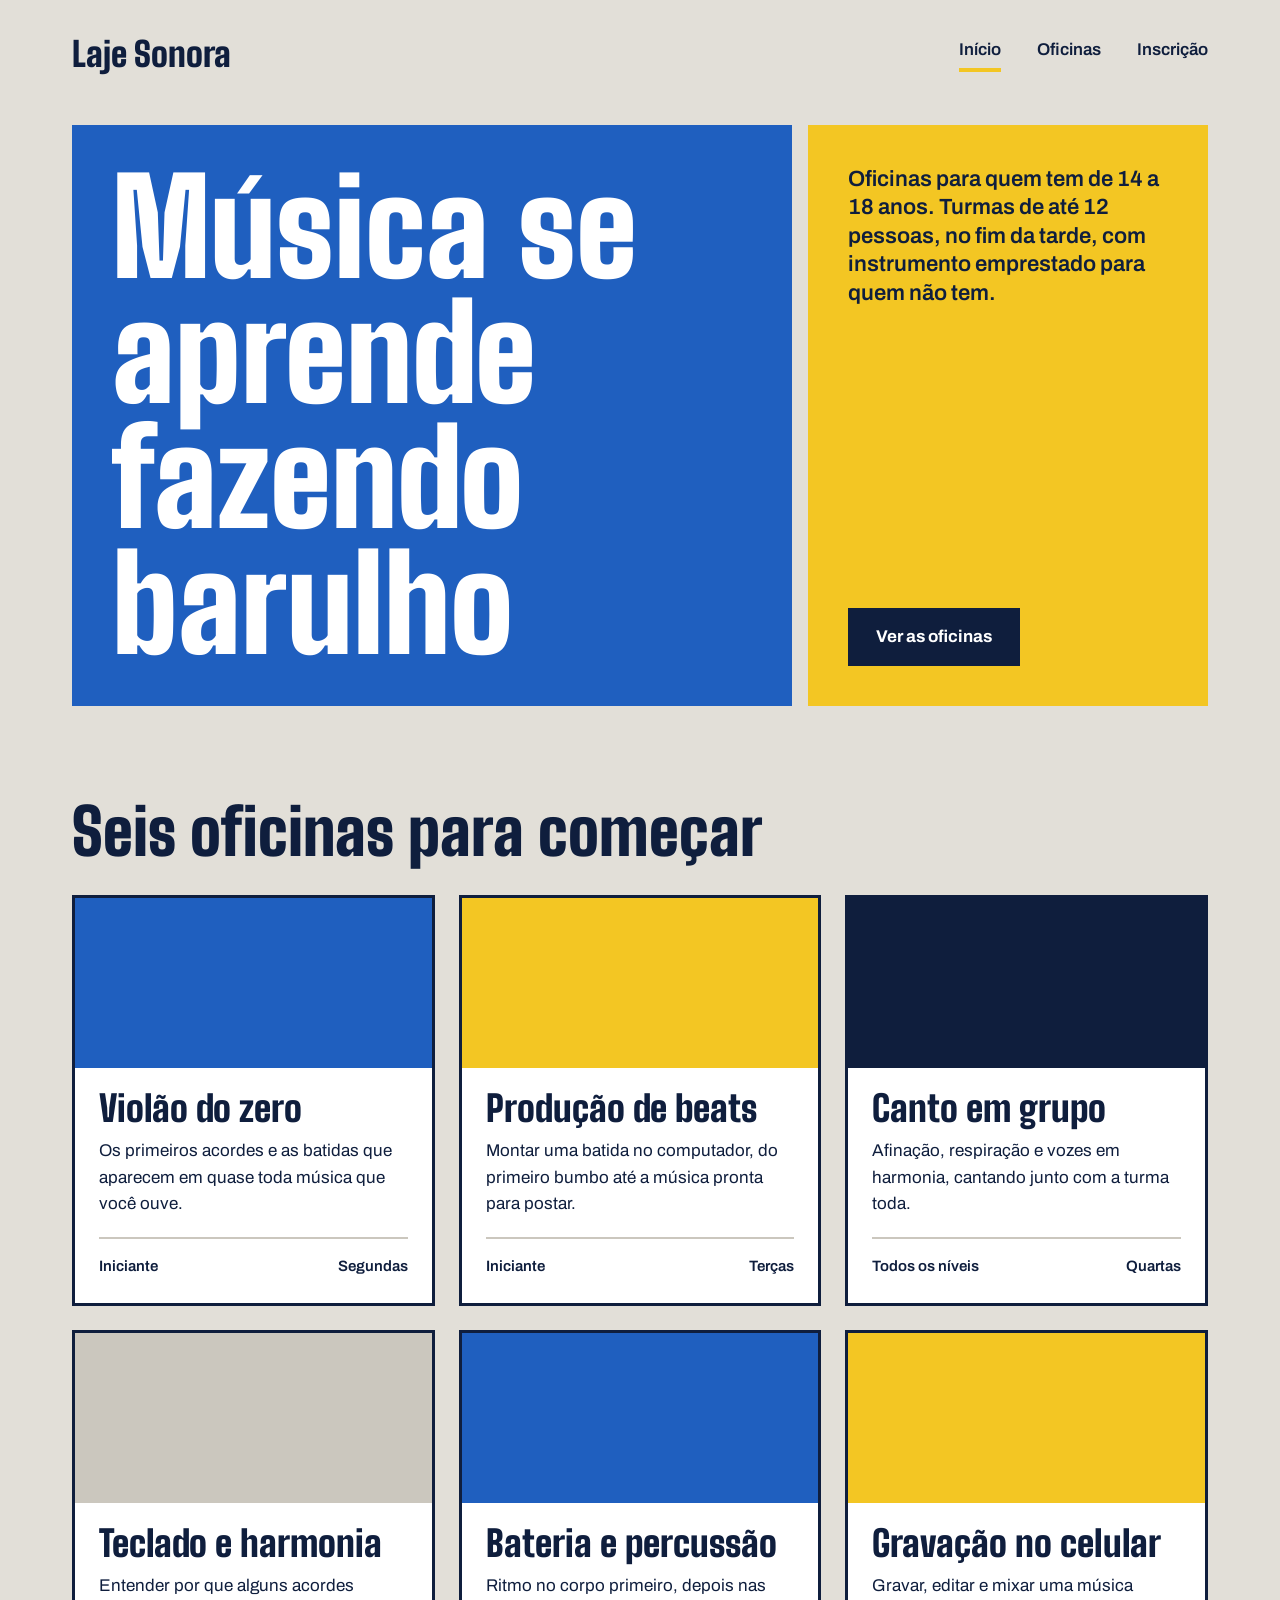
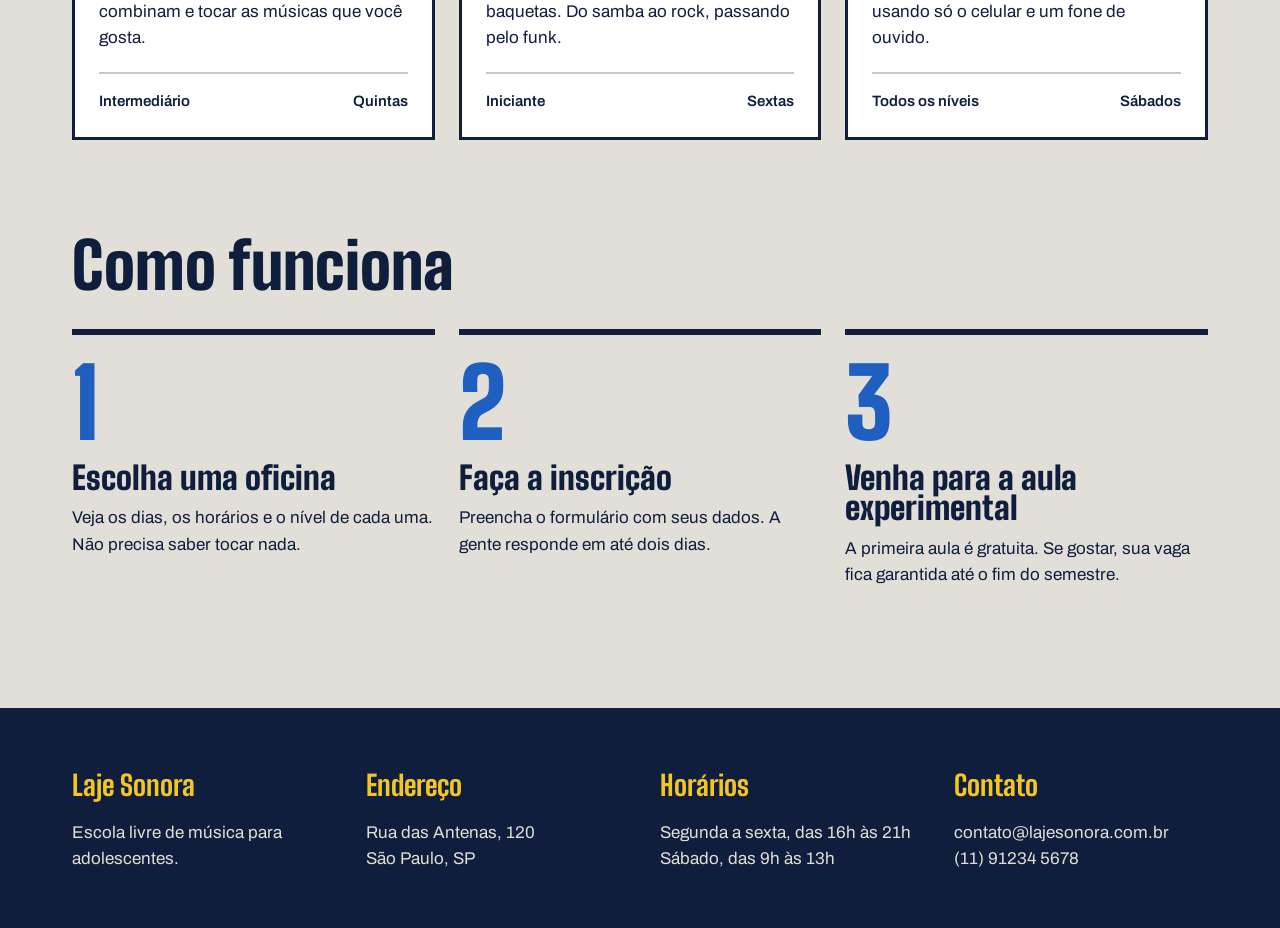
<file: index.html>
<!DOCTYPE html>
<html lang="pt-BR">
<head>
    <meta charset="UTF-8">
    <meta name="viewport" content="width=device-width, initial-scale=1.0">
    <title>Laje Sonora | Início</title>
    <link rel="preconnect" href="https://fonts.googleapis.com">
    <link rel="preconnect" href="https://fonts.gstatic.com" crossorigin>
    <link href="https://fonts.googleapis.com/css2?family=Archivo:ital,wght@0,100..900;1,100..900&family=Big+Shoulders:opsz,wght@10..72,100..900&display=swap" rel="stylesheet">
    <link rel="stylesheet" href="index.css">
</head>
<body>
    <header class="conteudo topo">
        <a href="index.html" class="logo">Laje Sonora</a>
        <nav class="menu">
            <a href="index.html" class="atual">Início</a>
            <a href="oficinas.html">Oficinas</a>
            <a href="inscricao.html">Inscrição</a>
        </nav>
    </header>

    <main>
        <section class="conteudo cartazes">
            <div class="cartaz cartaz-principal">
                <h1>Música se aprende fazendo barulho</h1>
            </div>
            <div class="cartaz cartaz-lateral">
                <p>Oficinas para quem tem de 14 a 18 anos. Turmas de até 12 pessoas, no fim da tarde, com instrumento emprestado para quem não tem.</p>
                <a href="oficinas.html" class="botao">Ver as oficinas</a>
            </div>
        </section>

        <section class="conteudo secao">
            <h2 class="titulo-secao">Seis oficinas para começar</h2>
            <div class="cards">
                <article class="card">
                    <div class="foto foto-azul"></div>
                    <div class="card-texto">
                        <h3>Violão do zero</h3>
                        <p>Os primeiros acordes e as batidas que aparecem em quase toda música que você ouve.</p>
                        <div class="card-info">
                            <span>Iniciante</span>
                            <span>Segundas</span>
                        </div>
                    </div>
                </article>
                <article class="card">
                    <div class="foto foto-amarela"></div>
                    <div class="card-texto">
                        <h3>Produção de beats</h3>
                        <p>Montar uma batida no computador, do primeiro bumbo até a música pronta para postar.</p>
                        <div class="card-info">
                            <span>Iniciante</span>
                            <span>Terças</span>
                        </div>
                    </div>
                </article>
                <article class="card">
                    <div class="foto foto-tinta"></div>
                    <div class="card-texto">
                        <h3>Canto em grupo</h3>
                        <p>Afinação, respiração e vozes em harmonia, cantando junto com a turma toda.</p>
                        <div class="card-info">
                            <span>Todos os níveis</span>
                            <span>Quartas</span>
                        </div>
                    </div>
                </article>
                <article class="card">
                    <div class="foto"></div>
                    <div class="card-texto">
                        <h3>Teclado e harmonia</h3>
                        <p>Entender por que alguns acordes combinam e tocar as músicas que você gosta.</p>
                        <div class="card-info">
                            <span>Intermediário</span>
                            <span>Quintas</span>
                        </div>
                    </div>
                </article>
                <article class="card">
                    <div class="foto foto-azul"></div>
                    <div class="card-texto">
                        <h3>Bateria e percussão</h3>
                        <p>Ritmo no corpo primeiro, depois nas baquetas. Do samba ao rock, passando pelo funk.</p>
                        <div class="card-info">
                            <span>Iniciante</span>
                            <span>Sextas</span>
                        </div>
                    </div>
                </article>
                <article class="card">
                    <div class="foto foto-amarela"></div>
                    <div class="card-texto">
                        <h3>Gravação no celular</h3>
                        <p>Gravar, editar e mixar uma música usando só o celular e um fone de ouvido.</p>
                        <div class="card-info">
                            <span>Todos os níveis</span>
                            <span>Sábados</span>
                        </div>
                    </div>
                </article>
            </div>
        </section>

        <section class="conteudo secao">
            <h2 class="titulo-secao">Como funciona</h2>
            <div class="passos">
                <div class="passo">
                    <p class="passo-numero">1</p>
                    <h3>Escolha uma oficina</h3>
                    <p>Veja os dias, os horários e o nível de cada uma. Não precisa saber tocar nada.</p>
                </div>
                <div class="passo">
                    <p class="passo-numero">2</p>
                    <h3>Faça a inscrição</h3>
                    <p>Preencha o formulário com seus dados. A gente responde em até dois dias.</p>
                </div>
                <div class="passo">
                    <p class="passo-numero">3</p>
                    <h3>Venha para a aula experimental</h3>
                    <p>A primeira aula é gratuita. Se gostar, sua vaga fica garantida até o fim do semestre.</p>
                </div>
            </div>
        </section>
    </main>

    <footer class="rodape">
        <div class="conteudo rodape-colunas">
            <div class="rodape-coluna">
                <h4>Laje Sonora</h4>
                <p>Escola livre de música para adolescentes.</p>
            </div>
            <div class="rodape-coluna">
                <h4>Endereço</h4>
                <p>Rua das Antenas, 120<br>São Paulo, SP</p>
            </div>
            <div class="rodape-coluna">
                <h4>Horários</h4>
                <p>Segunda a sexta, das 16h às 21h<br>Sábado, das 9h às 13h</p>
            </div>
            <div class="rodape-coluna">
                <h4>Contato</h4>
                <p>contato@lajesonora.com.br<br>(11) 91234 5678</p>
            </div>
        </div>
    </footer>
</body>
</html>
</file>
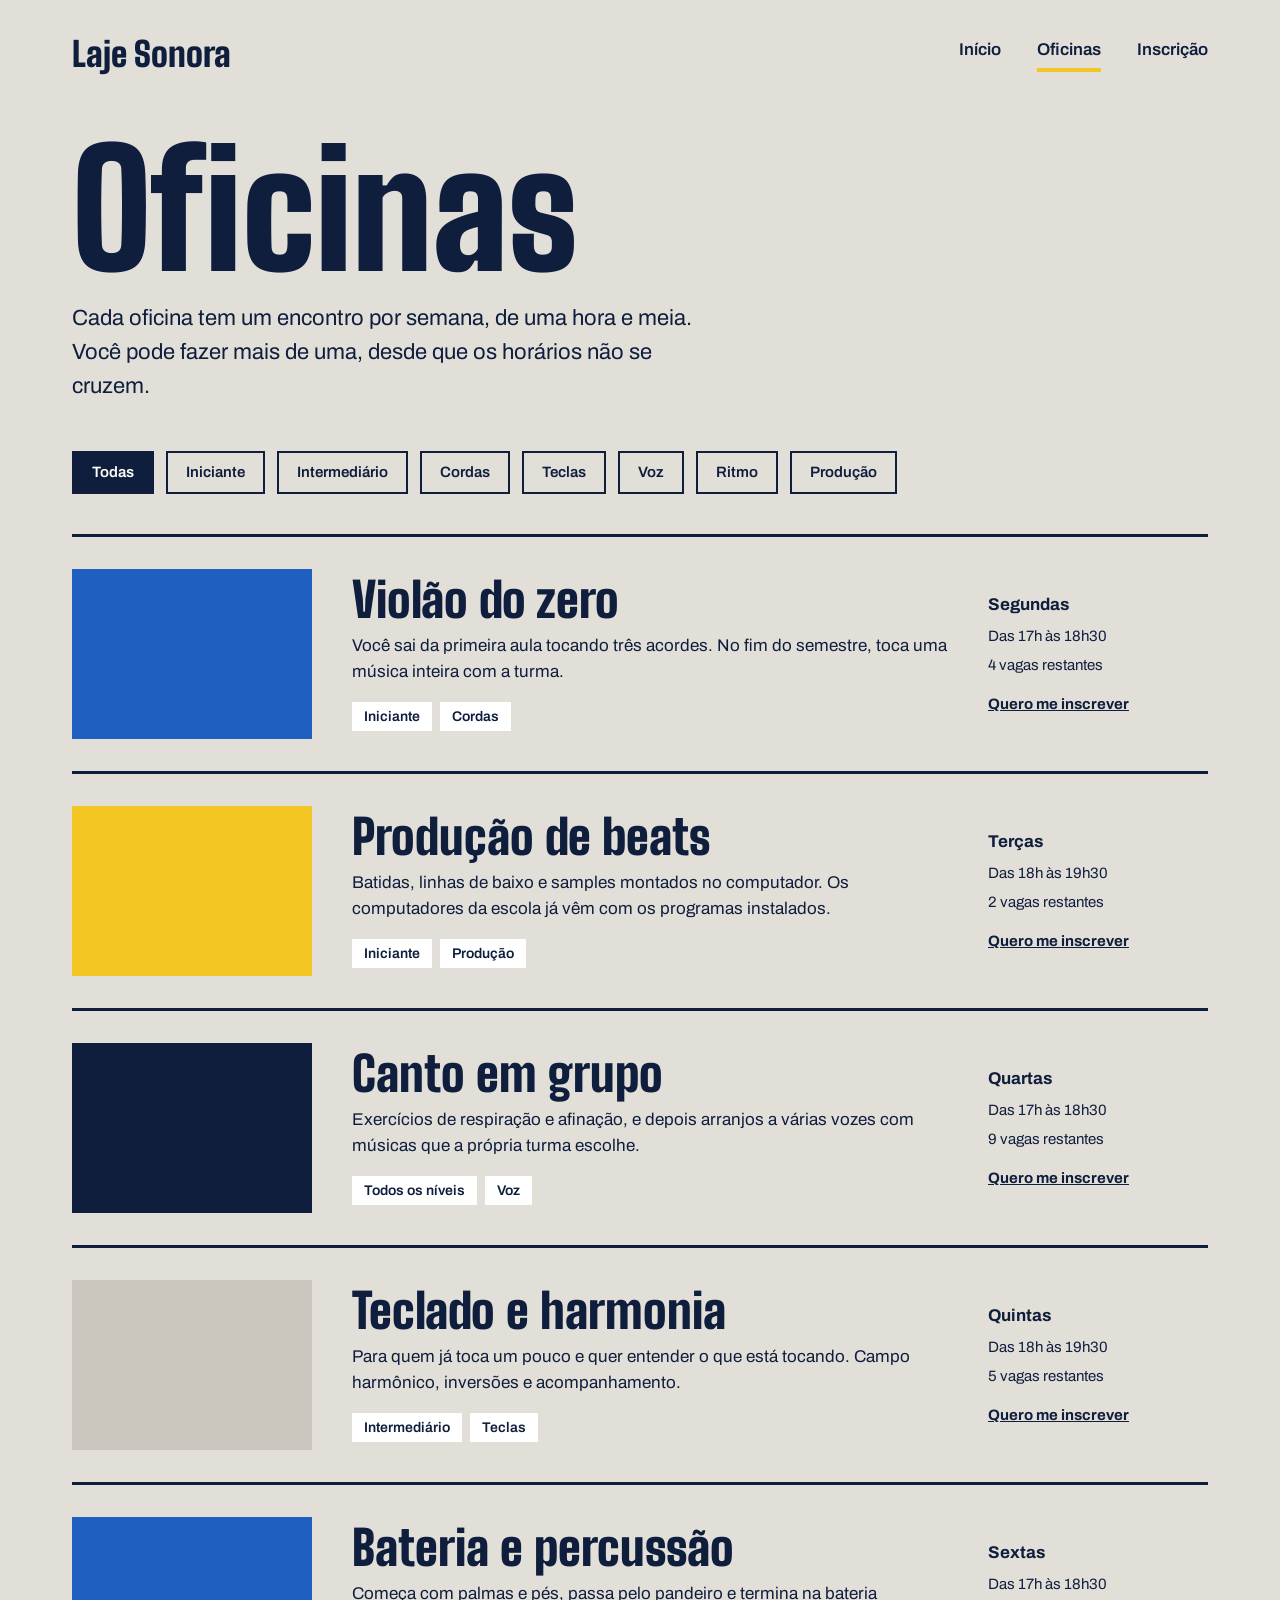
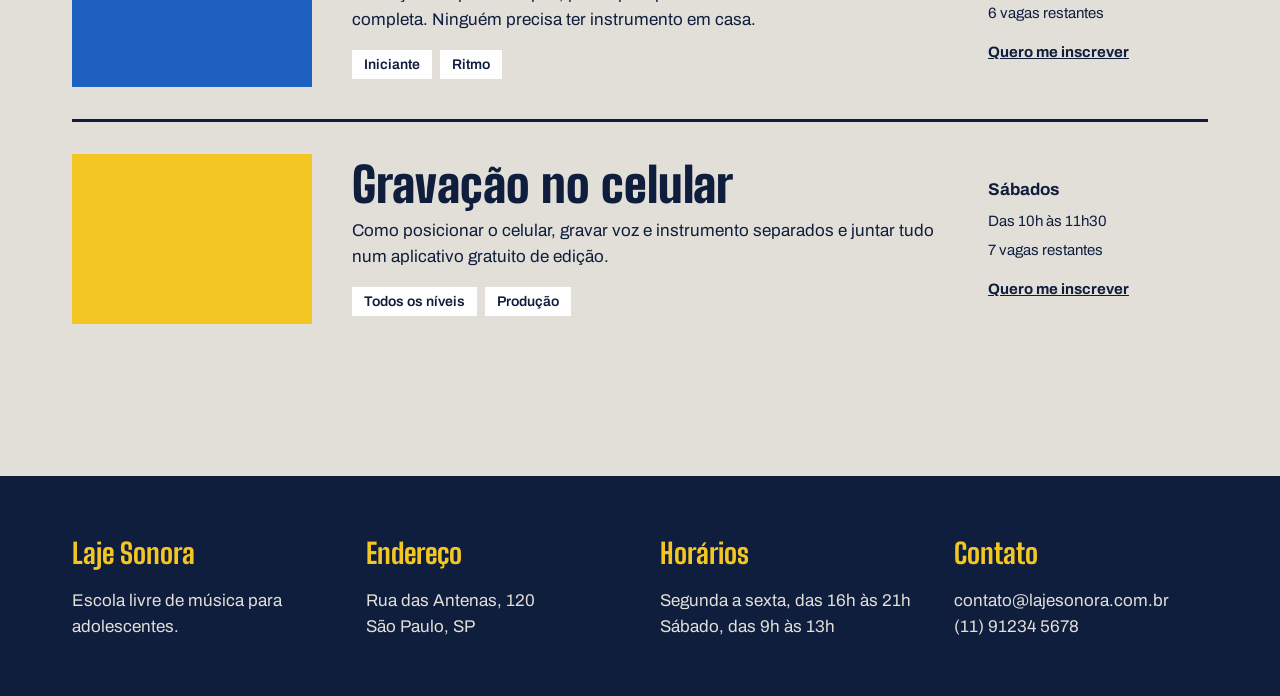
<file: oficinas.html>
<!DOCTYPE html>
<html lang="pt-BR">

<head>
    <meta charset="UTF-8">
    <meta name="viewport" content="width=device-width, initial-scale=1.0">
    <title>Laje Sonora | Oficinas</title>
    <link rel="preconnect" href="https://fonts.googleapis.com">
    <link rel="preconnect" href="https://fonts.gstatic.com" crossorigin>
    <link
        href="https://fonts.googleapis.com/css2?family=Archivo:ital,wght@0,100..900;1,100..900&family=Big+Shoulders:opsz,wght@10..72,100..900&display=swap"
        rel="stylesheet">
    <link rel="stylesheet" href="oficinas.css">
</head>

<body>
    <header class="conteudo topo">
        <a href="index.html" class="logo">Laje Sonora</a>
        <nav class="menu">
            <a href="index.html">Início</a>
            <a href="oficinas.html" class="atual">Oficinas</a>
            <a href="inscricao.html">Inscrição</a>
        </nav>
    </header>

    <main class="conteudo">
        <h1 class="titulo-pagina">Oficinas</h1>
        <p class="subtitulo-pagina">Cada oficina tem um encontro por semana, de uma hora e meia. Você pode fazer mais de
            uma, desde que os horários não se cruzem.</p>

        <div class="filtros">
            <span class="filtro ativo">Todas</span>
            <span class="filtro">Iniciante</span>
            <span class="filtro">Intermediário</span>
            <span class="filtro">Cordas</span>
            <span class="filtro">Teclas</span>
            <span class="filtro">Voz</span>
            <span class="filtro">Ritmo</span>
            <span class="filtro">Produção</span>
        </div>

        <div class="lista">
            <article class="oficina">
                <div class="foto foto-azul"></div>
                <div class="oficina-texto">
                    <h2>Violão do zero</h2>
                    <p>Você sai da primeira aula tocando três acordes. No fim do semestre, toca uma música inteira com
                        a turma.</p>
                    <div class="etiquetas">
                        <span class="etiqueta">Iniciante</span>
                        <span class="etiqueta">Cordas</span>
                    </div>
                </div>
                <div class="oficina-detalhes">
                    <strong>Segundas</strong>
                    <span>Das 17h às 18h30</span>
                    <span>4 vagas restantes</span>
                    <a href="inscricao.html">Quero me inscrever</a>
                </div>
            </article>

            <article class="oficina">
                <div class="foto foto-amarela"></div>
                <div class="oficina-texto">
                    <h2>Produção de beats</h2>
                    <p>Batidas, linhas de baixo e samples montados no computador. Os computadores da escola já vêm com
                        os programas instalados.</p>
                    <div class="etiquetas">
                        <span class="etiqueta">Iniciante</span>
                        <span class="etiqueta">Produção</span>
                    </div>
                </div>
                <div class="oficina-detalhes">
                    <strong>Terças</strong>
                    <span>Das 18h às 19h30</span>
                    <span>2 vagas restantes</span>
                    <a href="inscricao.html">Quero me inscrever</a>
                </div>
            </article>

            <article class="oficina">
                <div class="foto foto-tinta"></div>
                <div class="oficina-texto">
                    <h2>Canto em grupo</h2>
                    <p>Exercícios de respiração e afinação, e depois arranjos a várias vozes com músicas que a própria
                        turma escolhe.</p>
                    <div class="etiquetas">
                        <span class="etiqueta">Todos os níveis</span>
                        <span class="etiqueta">Voz</span>
                    </div>
                </div>
                <div class="oficina-detalhes">
                    <strong>Quartas</strong>
                    <span>Das 17h às 18h30</span>
                    <span>9 vagas restantes</span>
                    <a href="inscricao.html">Quero me inscrever</a>
                </div>
            </article>

            <article class="oficina">
                <div class="foto"></div>
                <div class="oficina-texto">
                    <h2>Teclado e harmonia</h2>
                    <p>Para quem já toca um pouco e quer entender o que está tocando. Campo harmônico, inversões e
                        acompanhamento.</p>
                    <div class="etiquetas">
                        <span class="etiqueta">Intermediário</span>
                        <span class="etiqueta">Teclas</span>
                    </div>
                </div>
                <div class="oficina-detalhes">
                    <strong>Quintas</strong>
                    <span>Das 18h às 19h30</span>
                    <span>5 vagas restantes</span>
                    <a href="inscricao.html">Quero me inscrever</a>
                </div>
            </article>

            <article class="oficina">
                <div class="foto foto-azul"></div>
                <div class="oficina-texto">
                    <h2>Bateria e percussão</h2>
                    <p>Começa com palmas e pés, passa pelo pandeiro e termina na bateria completa. Ninguém precisa ter
                        instrumento em casa.</p>
                    <div class="etiquetas">
                        <span class="etiqueta">Iniciante</span>
                        <span class="etiqueta">Ritmo</span>
                    </div>
                </div>
                <div class="oficina-detalhes">
                    <strong>Sextas</strong>
                    <span>Das 17h às 18h30</span>
                    <span>6 vagas restantes</span>
                    <a href="inscricao.html">Quero me inscrever</a>
                </div>
            </article>

            <article class="oficina">
                <div class="foto foto-amarela"></div>
                <div class="oficina-texto">
                    <h2>Gravação no celular</h2>
                    <p>Como posicionar o celular, gravar voz e instrumento separados e juntar tudo num aplicativo
                        gratuito de edição.</p>
                    <div class="etiquetas">
                        <span class="etiqueta">Todos os níveis</span>
                        <span class="etiqueta">Produção</span>
                    </div>
                </div>
                <div class="oficina-detalhes">
                    <strong>Sábados</strong>
                    <span>Das 10h às 11h30</span>
                    <span>7 vagas restantes</span>
                    <a href="inscricao.html">Quero me inscrever</a>
                </div>
            </article>
        </div>
    </main>

    <footer class="rodape">
        <div class="conteudo rodape-colunas">
            <div class="rodape-coluna">
                <h4>Laje Sonora</h4>
                <p>Escola livre de música para adolescentes.</p>
            </div>
            <div class="rodape-coluna">
                <h4>Endereço</h4>
                <p>Rua das Antenas, 120<br>São Paulo, SP</p>
            </div>
            <div class="rodape-coluna">
                <h4>Horários</h4>
                <p>Segunda a sexta, das 16h às 21h<br>Sábado, das 9h às 13h</p>
            </div>
            <div class="rodape-coluna">
                <h4>Contato</h4>
                <p>contato@lajesonora.com.br<br>(11) 91234 5678</p>
            </div>
        </div>
    </footer>
</body>

</html>
</file>
<file: index.css>
* {
    margin: 0;
    padding: 0;
    box-sizing: border-box;
}
:root {
    --concreto: #e2dfd8;
    --concreto-escuro: #cbc7be;
    --tinta: #0f1e3d;
    --caixa-dagua: #1f5fbf;
    --fita: #f3c623;
    --branco: #ffffff;
    --fonte-cartaz: "Big Shoulders", "Arial Narrow", sans-serif;
    --fonte-texto: "Archivo", Arial, sans-serif;
}
body {
    background-color: var(--concreto);
    color: var(--tinta);
    font-family: var(--fonte-texto);
    font-size: 17px;
    line-height: 1.55;
}
a {
    color: inherit;
}
h1, h2, h3 {
    font-family: var(--fonte-cartaz);
    font-weight: 900;
    line-height: 0.95;
}
.conteudo {
    max-width: 1200px;
    margin-inline: auto;
    padding-inline: 32px;
}
.topo {
    padding-block: 28px;
    display: flex;
    justify-content: space-between;
    align-items: center;
}
.logo {
    font-family: var(--fonte-cartaz);
    font-size: 34px;
    font-weight: 900;
    text-decoration: none;
}
.menu {
    display: flex;
    gap: 36px;
}
.menu a {
    font-weight: 600;
    text-decoration: none;
    padding-bottom: 4px;
    border-bottom: 4px solid transparent;
}
.menu a:hover {
    border-bottom-color: var(--tinta);
}
.menu a.atual {
    border-bottom-color: var(--fita);
}
.cartazes {
    margin-top: 16px;
    display: flex;
    gap: 16px;
}
.cartaz {
    padding: 40px;
}
.cartaz-principal {
    background-color: var(--caixa-dagua);
    color: var(--branco);
    flex: 2;
}
.cartaz-principal h1 {
    font-size: 132px;
    max-width: 9ch;
}
.cartaz-lateral {
    background-color: var(--fita);
    flex: 1;
    display: flex;
    flex-direction: column;
    justify-content: space-between;
    gap: 32px;
    align-items: flex-start;
}
.cartaz-lateral p {
    font-size: 22px;
    font-weight: 600;
    line-height: 1.3;
}
.botao {
    background-color: var(--tinta);
    color: var(--branco);
    font-weight: 700;
    text-decoration: none;
    padding: 16px 28px;
    border: none;
    font-family: var(--fonte-texto);
    font-size: 17px;
    cursor: pointer;
}
.botao:hover {
    background-color: var(--caixa-dagua);
}
.secao {
    margin-top: 96px;
}
.titulo-secao {
    font-size: 64px;
    margin-bottom: 32px;
}
.cards {
    display: flex;
    flex-wrap: wrap;
    gap: 24px;
}
.card {
    background-color: var(--branco);
    border: 3px solid var(--tinta);
    flex: 1 1 340px;
}
.card .foto {
    height: 170px;
}
.foto {
    background-color: var(--concreto-escuro);
}
.foto-azul {
    background-color: var(--caixa-dagua);
}
.foto-amarela {
    background-color: var(--fita);
}
.foto-tinta {
    background-color: var(--tinta);
}
.card-texto {
    padding: 24px;
}
.card h3 {
    font-size: 36px;
    margin-bottom: 12px;
}
.card-info {
    margin-top: 20px;
    padding-top: 16px;
    border-top: 2px solid var(--concreto-escuro);
    font-weight: 600;
    font-size: 15px;
    display: flex;
    justify-content: space-between;
}
.passos {
    display: flex;
    gap: 24px;
}
.passo {
    border-top: 6px solid var(--tinta);
    padding-top: 20px;
    flex: 1;
}
.passo-numero {
    font-family: var(--fonte-cartaz);
    font-size: 96px;
    font-weight: 900;
    line-height: 1;
    color: var(--caixa-dagua);
}
.passo h3 {
    font-size: 32px;
    margin-top: 8px;
    margin-block: 12px;
}
.rodape {
    margin-top: 120px;
    background-color: var(--tinta);
    color: var(--concreto);
    padding-block: 56px;
}
.rodape-colunas {
    display: flex;
    gap: 40px;
}
.rodape-coluna {
    flex: 1;
}
.rodape h4 {
    font-family: var(--fonte-cartaz);
    font-size: 28px;
    color: var(--fita);
    margin-bottom: 12px;
}
</file>
<file: oficinas.css>
* {
    margin: 0;
    padding: 0;
    box-sizing: border-box;
}
:root {
    --concreto: #e2dfd8;
    --concreto-escuro: #cbc7be;
    --tinta: #0f1e3d;
    --caixa-dagua: #1f5fbf;
    --fita: #f3c623;
    --branco: #ffffff;
    --fonte-cartaz: "Big Shoulders", "Arial Narrow", sans-serif;
    --fonte-texto: "Archivo", Arial, sans-serif;
}
body {
    background-color: var(--concreto);
    color: var(--tinta);
    font-family: var(--fonte-texto);
    font-size: 17px;
    line-height: 1.55;
}
a {
    color: inherit;
}
h1, h2, h3 {
    font-family: var(--fonte-cartaz);
    font-weight: 900;
    line-height: 0.95;
}
.conteudo {
    max-width: 1200px;
    margin-inline: auto;
    padding-inline: 32px;
}
.topo {
    padding-block: 28px;
    display: flex;
    justify-content: space-between;
    align-items: center;
}
.logo {
    font-family: var(--fonte-cartaz);
    font-size: 34px;
    font-weight: 900;
    text-decoration: none;
}
.menu {
    display: flex;
    gap: 36px;
}
.menu a {
    font-weight: 600;
    text-decoration: none;
    padding-bottom: 4px;
    border-bottom: 4px solid transparent;
}
.menu a:hover {
    border-bottom-color: var(--tinta);
}
.menu a.atual {
    border-bottom-color: var(--fita);
}
.titulo-pagina {
    font-size: 160px;
    margin-top: 24px;
}
.subtitulo-pagina {
    font-size: 22px;
    max-width: 640px;
    margin-top: 16px;
}
.filtros {
    margin-top: 48px;
    display: flex;
    flex-wrap: wrap;
    gap: 12px;
}
.filtro {
    border: 2px solid var(--tinta);
    padding: 8px 18px;
    font-weight: 600;
    font-size: 15px;
}
.filtro.ativo {
    background-color: var(--tinta);
    color: var(--branco);
}
.lista {
    margin-top: 40px;
}
.foto {
    background-color: var(--concreto-escuro);
}
.foto-azul {
    background-color: var(--caixa-dagua);
}
.foto-amarela {
    background-color: var(--fita);
}
.foto-tinta {
    background-color: var(--tinta);
}
.oficina {
    padding-block: 32px;
    border-top: 3px solid var(--tinta);
    display: flex;
    align-items: center;
    gap: 40px;
}
.oficina .foto {
    width: 240px;
    height: 170px;
}
.oficina-texto {
    flex: 1;
}
.oficina .foto {
    flex-shrink: 0;
}
.oficina h2 {
    font-size: 48px;
    margin-bottom: 10px;
}
.etiquetas {
    margin-top: 16px;
    display: flex;
    gap: 8px;
}
.etiqueta {
    background-color: var(--branco);
    padding: 4px 12px;
    font-size: 14px;
    font-weight: 600;
}
.oficina-detalhes {
    width: 220px;
    font-size: 15px;
    display: flex;
    flex-direction: column;
    gap: 6px;
}
.oficina-detalhes strong {
    font-size: 17px;
}
.oficina-detalhes a {
    margin-top: 10px;
    font-weight: 700;
}
.rodape {
    margin-top: 120px;
    background-color: var(--tinta);
    color: var(--concreto);
    padding-block: 56px;
}
.rodape-colunas {
    display: flex;
    gap: 40px;
}
.rodape-coluna {
    flex: 1;
}
.rodape h4 {
    font-family: var(--fonte-cartaz);
    font-size: 28px;
    color: var(--fita);
    margin-bottom: 12px;
}
</file>
